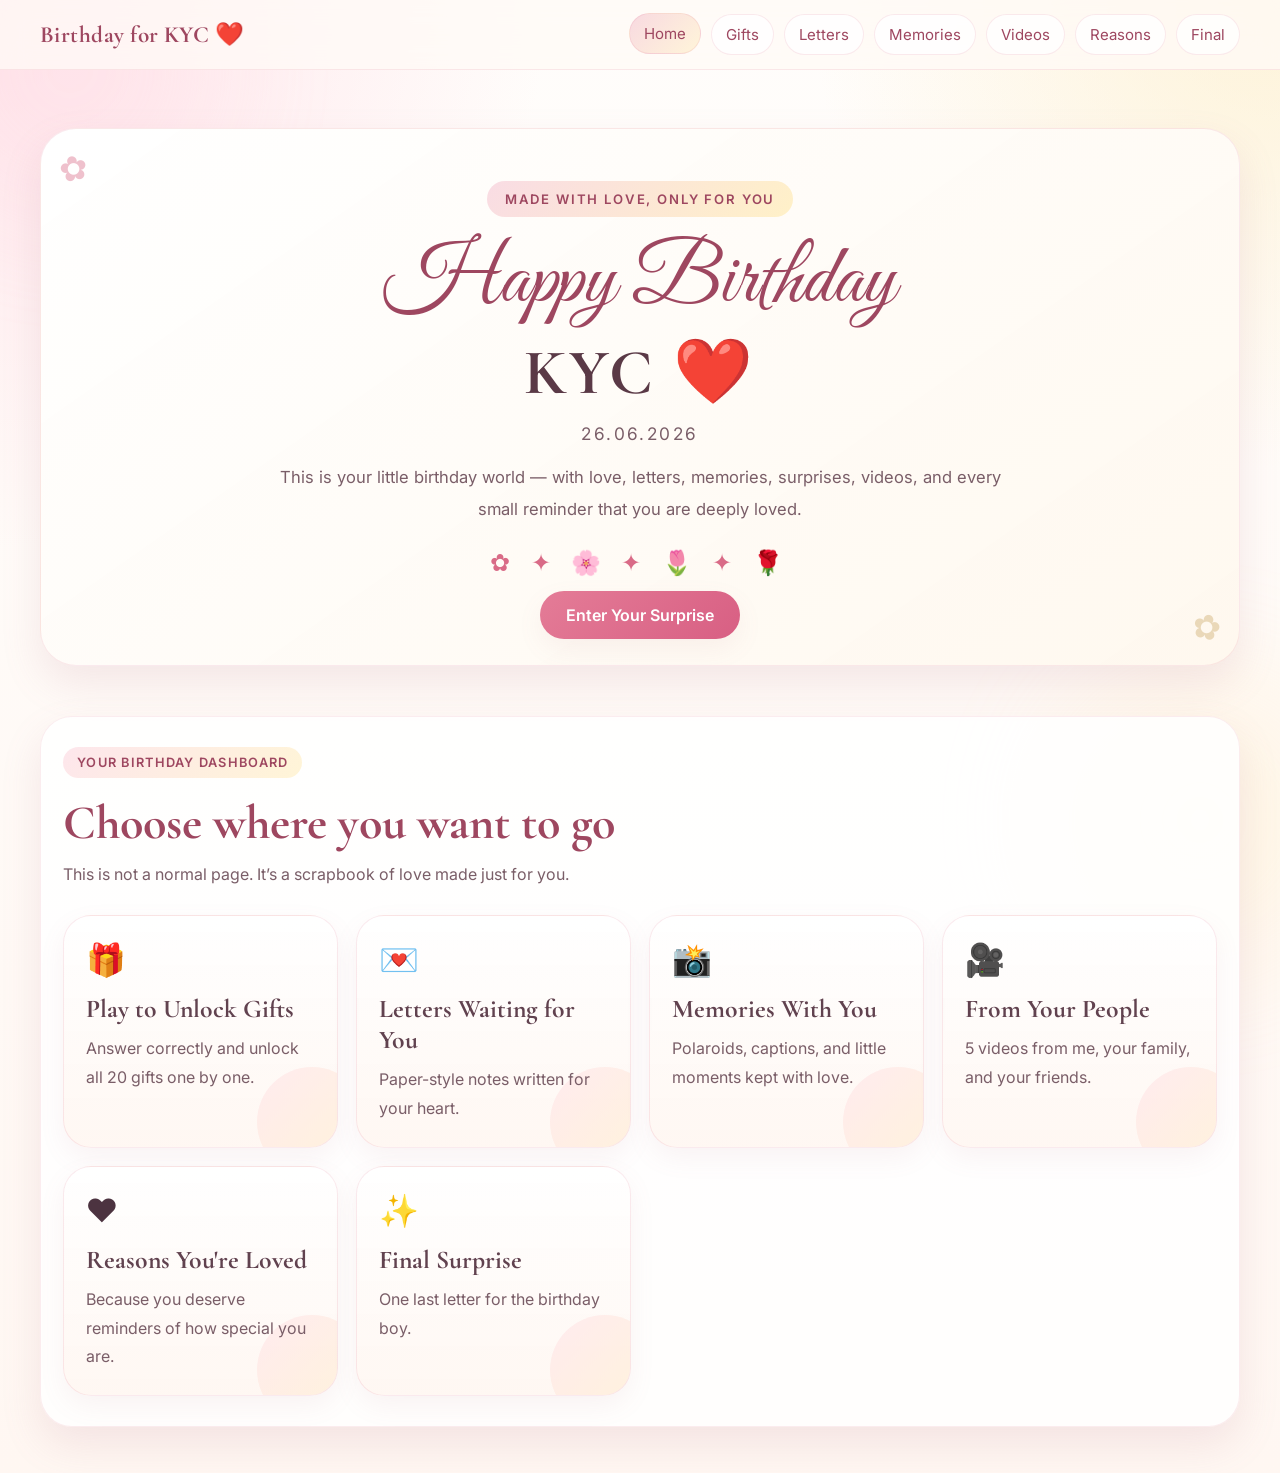
<file: index.html>
<!DOCTYPE html>
<html lang="en">
<head>
  <meta charset="UTF-8" />
  <meta name="viewport" content="width=device-width, initial-scale=1.0" />
  <title>Happy Birthday KYC ❤️</title>
  <link rel="stylesheet" href="style.css" />
</head>
<body>
  <div class="page-shell">
    <div class="topbar">
      <div class="topbar-inner">
        <div class="brand">Birthday for KYC ❤️</div>
        <div class="nav">
          <a class="active" href="index.html">Home</a>
          <a href="gifts.html">Gifts</a>
          <a href="letters.html">Letters</a>
          <a href="memories.html">Memories</a>
          <a href="videos.html">Videos</a>
          <a href="reasons.html">Reasons</a>
          <a href="final.html">Final</a>
        </div>
      </div>
    </div>

    <section class="hero">
      <div class="container">
        <div class="hero-card fade-up">
          <span class="ribbon">made with love, only for you</span>
          <h1 class="script-title">Happy Birthday</h1>
          <div class="hero-name">KYC ❤️</div>
          <div class="hero-date">26.06.2026</div>
          <p class="hero-text">
            This is your little birthday world — with love, letters, memories,
            surprises, videos, and every small reminder that you are deeply loved.
          </p>
          <div class="flower-line floaty">✿ ✦ 🌸 ✦ 🌷 ✦ 🌹</div>
          <div class="enter-row">
            <a class="btn btn-primary" href="#dashboard">Enter Your Surprise</a>
          </div>
        </div>
      </div>
    </section>

    <section class="section" id="dashboard">
      <div class="container">
        <div class="section-card fade-up">
          <span class="section-badge">your birthday dashboard</span>
          <h2 class="section-title">Choose where you want to go</h2>
          <p class="section-subtitle">
            This is not a normal page. It’s a scrapbook of love made just for you.
          </p>

          <div class="dashboard-grid">
            <a class="dashboard-card" href="gifts.html">
              <div class="dashboard-icon">🎁</div>
              <h3>Play to Unlock Gifts</h3>
              <p>Answer correctly and unlock all 20 gifts one by one.</p>
            </a>

            <a class="dashboard-card" href="letters.html">
              <div class="dashboard-icon">💌</div>
              <h3>Letters Waiting for You</h3>
              <p>Paper-style notes written for your heart.</p>
            </a>

            <a class="dashboard-card" href="memories.html">
              <div class="dashboard-icon">📸</div>
              <h3>Memories With You</h3>
              <p>Polaroids, captions, and little moments kept with love.</p>
            </a>

            <a class="dashboard-card" href="videos.html">
              <div class="dashboard-icon">🎥</div>
              <h3>From Your People</h3>
              <p>5 videos from me, your family, and your friends.</p>
            </a>

            <a class="dashboard-card" href="reasons.html">
              <div class="dashboard-icon">❤️</div>
              <h3>Reasons You're Loved</h3>
              <p>Because you deserve reminders of how special you are.</p>
            </a>

            <a class="dashboard-card" href="final.html">
              <div class="dashboard-icon">✨</div>
              <h3>Final Surprise</h3>
              <p>One last letter for the birthday boy.</p>
            </a>
          </div>
        </div>
      </div>
    </section>
  </div>
</body>
</html>
</file>
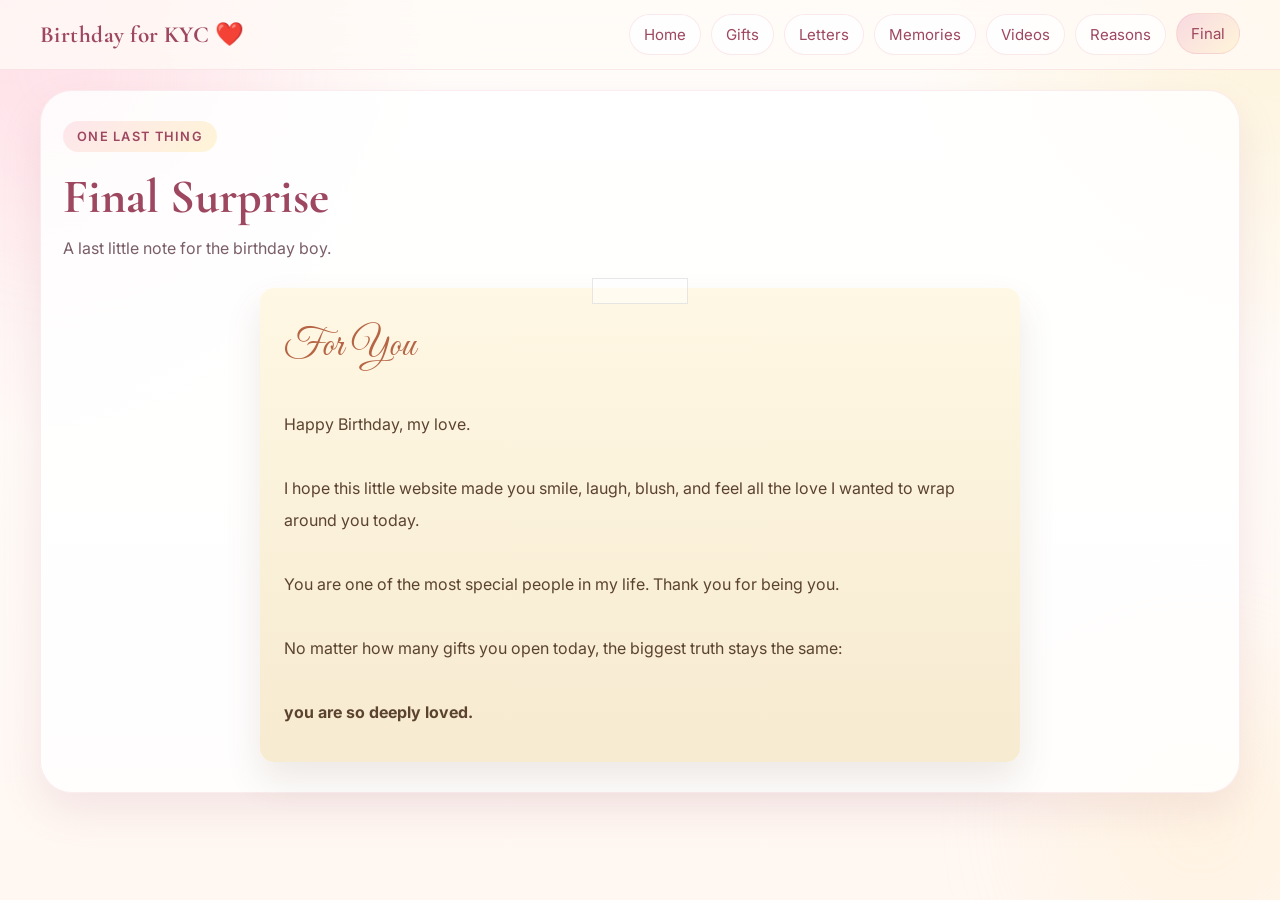
<file: final.html>
<!DOCTYPE html>
<html lang="en">
<head>
  <meta charset="UTF-8" />
  <meta name="viewport" content="width=device-width, initial-scale=1.0" />
  <title>Final Surprise ✨</title>
  <link rel="stylesheet" href="style.css" />
</head>
<body>
  <div class="page-shell">
    <div class="topbar">
      <div class="topbar-inner">
        <div class="brand">Birthday for KYC ❤️</div>
        <div class="nav">
          <a href="index.html">Home</a>
          <a href="gifts.html">Gifts</a>
          <a href="letters.html">Letters</a>
          <a href="memories.html">Memories</a>
          <a href="videos.html">Videos</a>
          <a href="reasons.html">Reasons</a>
          <a class="active" href="final.html">Final</a>
        </div>
      </div>
    </div>

    <section class="section">
      <div class="container">
        <div class="section-card fade-up">
          <span class="section-badge">one last thing</span>
          <h2 class="section-title">Final Surprise</h2>
          <p class="section-subtitle">
            A last little note for the birthday boy.
          </p>

          <div class="final-letter">
            <h3>For You</h3>
            <p>
              Happy Birthday, my love.
              <br><br>
              I hope this little website made you smile, laugh, blush, and feel
              all the love I wanted to wrap around you today.
              <br><br>
              You are one of the most special people in my life.
              Thank you for being you.
              <br><br>
              No matter how many gifts you open today, the biggest truth stays the same:
              <br><br>
              <b>you are so deeply loved.</b>
            </p>
          </div>
        </div>
      </div>
    </section>
  </div>
</body>
</html>
</file>
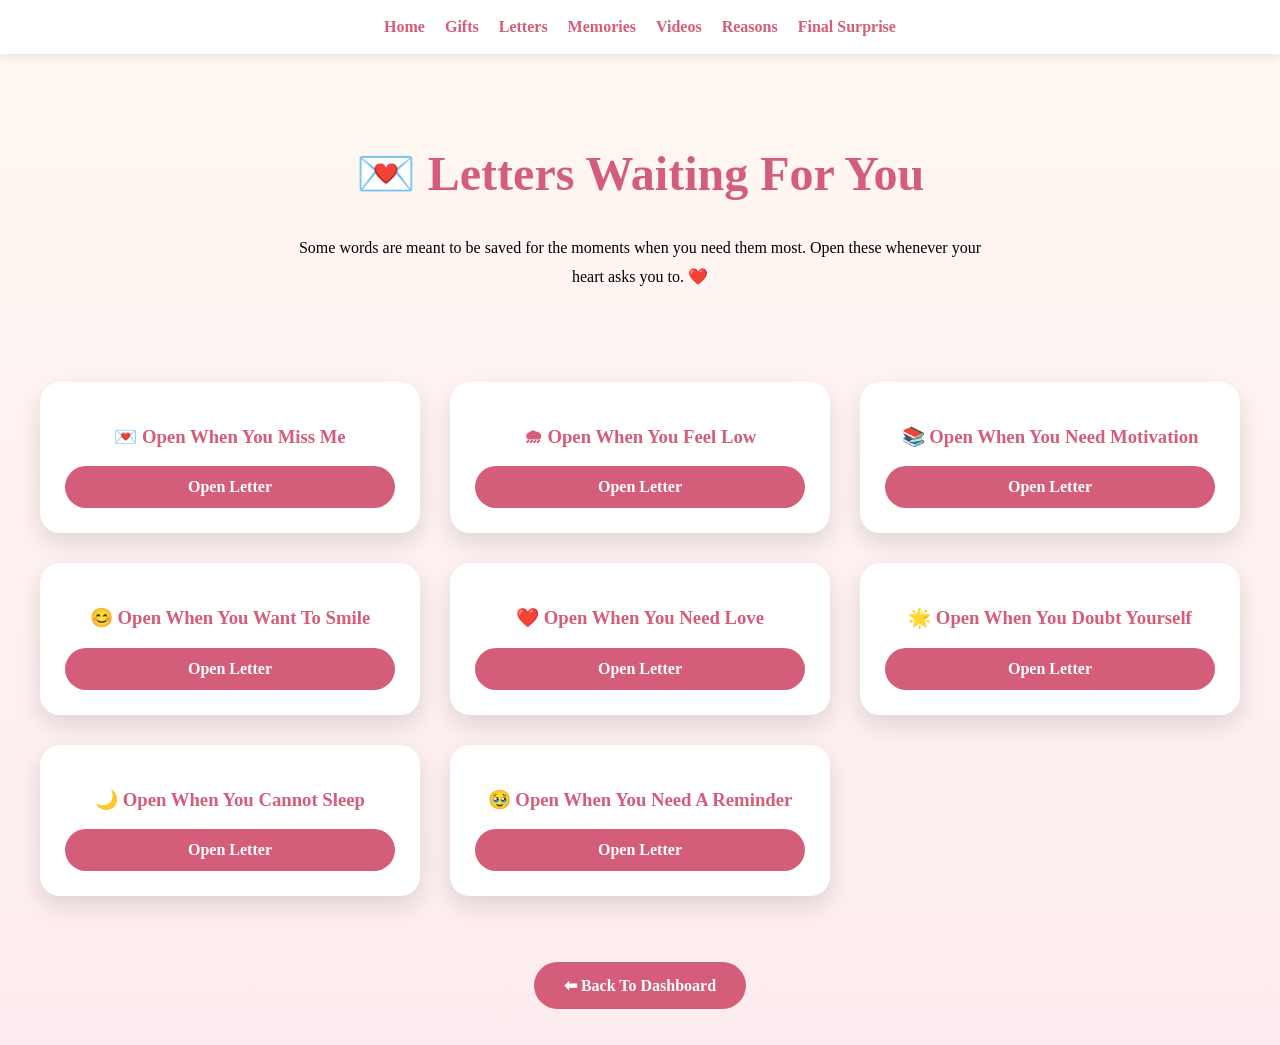
<file: letters.html>
<!DOCTYPE html>

<html lang="en">
<head>
<meta charset="UTF-8">
<meta name="viewport" content="width=device-width, initial-scale=1.0">
<title>Letters For KYC ❤️</title>

<style>

body{
margin:0;
font-family:Georgia, serif;
background:linear-gradient(to bottom,#fff8f2,#fdecef);
}

.navbar{
background:white;
padding:18px;
display:flex;
justify-content:center;
gap:20px;
flex-wrap:wrap;
box-shadow:0 2px 10px rgba(0,0,0,0.1);
}

.navbar a{
text-decoration:none;
color:#d45d79;
font-weight:bold;
}

.hero{
text-align:center;
padding:60px 20px;
}

.hero h1{
font-size:3rem;
color:#d45d79;
}

.hero p{
max-width:700px;
margin:auto;
line-height:1.8;
}

.letters{
max-width:1200px;
margin:auto;
padding:30px;
display:grid;
grid-template-columns:repeat(auto-fit,minmax(280px,1fr));
gap:30px;
}

.envelope{
background:white;
padding:25px;
border-radius:20px;
box-shadow:0 10px 25px rgba(0,0,0,0.12);
}

.envelope h3{
text-align:center;
color:#d45d79;
}

details{
margin-top:15px;
}

summary{
cursor:pointer;
list-style:none;
text-align:center;
padding:12px;
border-radius:30px;
background:#d45d79;
color:white;
font-weight:bold;
}

summary::-webkit-details-marker{
display:none;
}

.letter{
margin-top:15px;
background:#fff8ec;
padding:20px;
border-radius:15px;
line-height:1.9;
color:#5b4633;
box-shadow:inset 0 0 15px rgba(0,0,0,0.05);
}

.footer{
text-align:center;
padding:50px;
}

.footer a{
background:#d45d79;
color:white;
padding:15px 30px;
border-radius:30px;
text-decoration:none;
font-weight:bold;
}

</style>

</head>

<body>

<div class="navbar">
<a href="index.html">Home</a>
<a href="gifts.html">Gifts</a>
<a href="letters.html">Letters</a>
<a href="memories.html">Memories</a>
<a href="videos.html">Videos</a>
<a href="reasons.html">Reasons</a>
<a href="final.html">Final Surprise</a>
</div>

<div class="hero">
<h1>💌 Letters Waiting For You</h1>

<p>
Some words are meant to be saved for the moments when you need them most.
Open these whenever your heart asks you to.
❤️
</p>
</div>

<div class="letters">

<div class="envelope">
<h3>💌 Open When You Miss Me</h3>
<details>
<summary>Open Letter</summary>
<div class="letter">
Hi love,<br><br>

If you're reading this, I'm guessing you're missing me a little.
So here's a reminder that no matter where we are, no matter how busy life gets,
you will always have a place in my heart.<br><br>

Whenever you miss me, remember our conversations, our laughter, and all the little moments that became special simply because they were with you.<br><br>

And if you still miss me after reading this... call me. ❤️<br><br>

— Shreya

</div>
</details>
</div>

<div class="envelope">
<h3>🌧 Open When You Feel Low</h3>
<details>
<summary>Open Letter</summary>
<div class="letter">
I know there will be days when everything feels too heavy.<br><br>

But please remember something.<br><br>

I see how hard you work.
I see the effort you put in even when nobody is watching.
I see the strength it takes to keep going.<br><br>

You are kind.
You are intelligent.
You are capable.
And you are stronger than you think.<br><br>

Tomorrow is another chance.
And I will always believe in you.
❤️

</div>
</details>
</div>

<div class="envelope">
<h3>📚 Open When You Need Motivation</h3>
<details>
<summary>Open Letter</summary>
<div class="letter">
My UPSC warrior,<br><br>

One day all those long study hours,
late nights and sacrifices will make sense.<br><br>

Don't quit because it feels difficult.
The future version of you is already proud that you kept going.<br><br>

And so am I.
❤️

</div>
</details>
</div>

<div class="envelope">
<h3>😊 Open When You Want To Smile</h3>
<details>
<summary>Open Letter</summary>
<div class="letter">
Quick reminder:<br><br>

You're actually very funny.
And yes, sometimes extremely annoying too. 😂<br><br>

Think about all our random conversations,
all our silly moments,
and all the times we laughed at things that made absolutely no sense.<br><br>

Somewhere, I'm probably smiling because of you too.
❤️

</div>
</details>
</div>

<div class="envelope">
<h3>❤️ Open When You Need Love</h3>
<details>
<summary>Open Letter</summary>
<div class="letter">
You do not need to earn love.<br><br>

You are loved on your happy days,
your quiet days,
your tired days,
and your difficult days.<br><br>

You are loved for your kindness,
your loyalty,
your soft heart,
and your gentleman behaviour.<br><br>

Never forget that.
❤️

</div>
</details>
</div>

<div class="envelope">
<h3>🌟 Open When You Doubt Yourself</h3>
<details>
<summary>Open Letter</summary>
<div class="letter">
If you're doubting yourself right now,
borrow my belief in you.<br><br>

I've seen your dedication.
I've seen your patience.
I've seen your determination.<br><br>

You are doing better than you think.
Keep going.
❤️

</div>
</details>
</div>

<div class="envelope">
<h3>🌙 Open When You Cannot Sleep</h3>
<details>
<summary>Open Letter</summary>
<div class="letter">
Hey sleepyhead,<br><br>

Take a deep breath.<br><br>

Imagine we're sitting together,
talking about random things,
laughing about absolutely nothing.<br><br>

Everything is okay.
The world can wait until tomorrow.<br><br>

Goodnight KYC.
Sweet dreams.
❤️

</div>
</details>
</div>

<div class="envelope">
<h3>🥹 Open When You Need A Reminder</h3>
<details>
<summary>Open Letter</summary>
<div class="letter">
Just in case nobody reminded you today...<br><br>

You are one of the best people I know.<br><br>

You are soft.
You are kind.
You are funny.
You are loyal.<br><br>

And on 9 November,
when you confessed,
you unknowingly gave me one of the most special memories of my life.<br><br>

You matter.
You are loved.
And you make people's lives better simply by being in them.<br><br>

Including mine.<br><br>

Always. ❤️

</div>
</details>
</div>

</div>

<div class="footer">
<a href="index.html">⬅ Back To Dashboard</a>
</div>

</body>
</html>
</file>
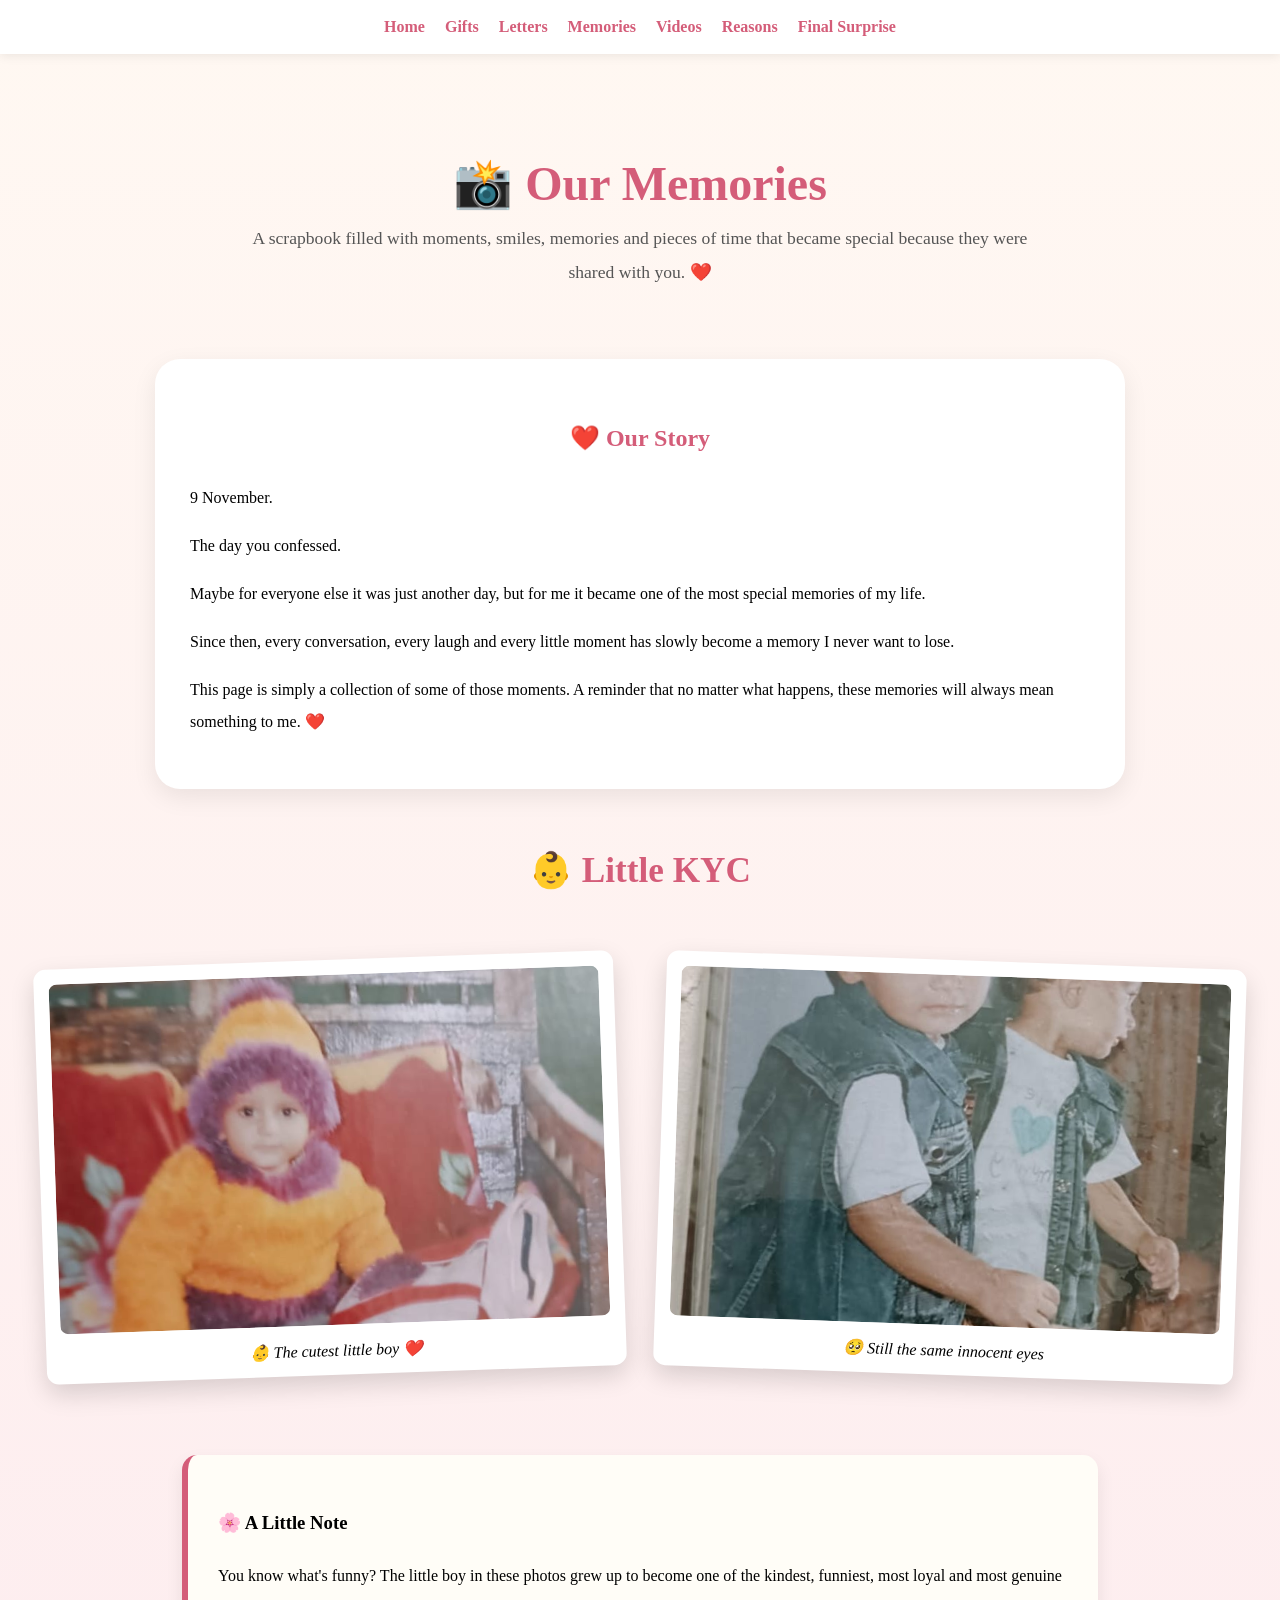
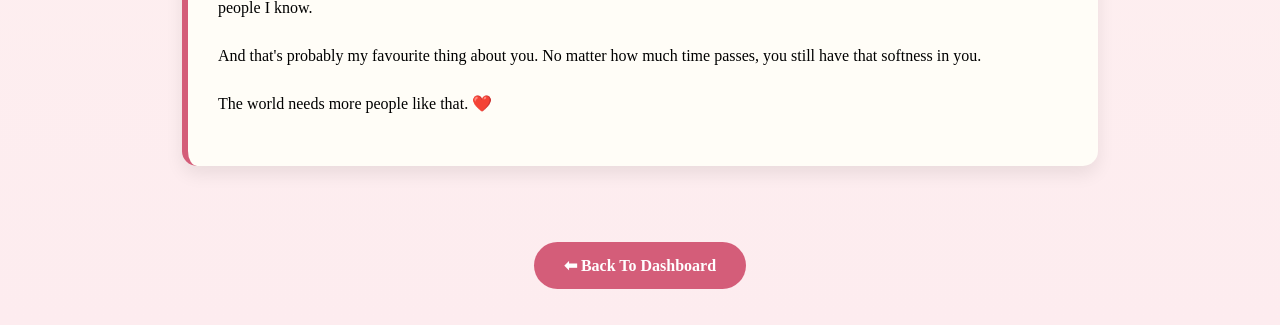
<file: memories.html>
<!DOCTYPE html>

<html lang="en">
<head>
<meta charset="UTF-8">
<meta name="viewport" content="width=device-width, initial-scale=1.0">
<title>Our Memories ❤️</title>

<style>

body{
margin:0;
font-family:Georgia, serif;
background:linear-gradient(to bottom,#fff8f2,#fdecef);
overflow-x:hidden;
}

.navbar{
background:white;
padding:18px;
display:flex;
justify-content:center;
gap:20px;
flex-wrap:wrap;
box-shadow:0 2px 10px rgba(0,0,0,0.08);
position:sticky;
top:0;
z-index:100;
}

.navbar a{
text-decoration:none;
color:#d45d79;
font-weight:bold;
}

.hero{
text-align:center;
padding:70px 20px 40px;
}

.hero h1{
font-size:3rem;
color:#d45d79;
margin-bottom:10px;
}

.hero p{
max-width:800px;
margin:auto;
font-size:1.1rem;
line-height:1.9;
color:#555;
}

.story{
max-width:900px;
margin:30px auto;
background:white;
padding:35px;
border-radius:25px;
box-shadow:0 8px 25px rgba(0,0,0,0.08);
line-height:2;
}

.story h2{
text-align:center;
color:#d45d79;
}

.section-title{
text-align:center;
font-size:2.2rem;
margin-top:60px;
color:#d45d79;
}

.scrapbook{
max-width:1200px;
margin:auto;
padding:40px;
display:grid;
grid-template-columns:repeat(auto-fit,minmax(280px,1fr));
gap:40px;
}

.polaroid{
background:white;
padding:15px;
border-radius:12px;
box-shadow:0 10px 25px rgba(0,0,0,0.15);
transition:0.3s;
transform:rotate(-2deg);
}

.polaroid:nth-child(even){
transform:rotate(2deg);
}

.polaroid:hover{
transform:scale(1.05);
}

.polaroid img{
width:100%;
height:350px;
object-fit:cover;
border-radius:8px;
}

.caption{
text-align:center;
padding-top:12px;
font-style:italic;
font-size:1rem;
}

.memory-note{
max-width:850px;
margin:40px auto;
background:#fffdf7;
padding:30px;
border-left:6px solid #d45d79;
border-radius:15px;
line-height:2;
box-shadow:0 8px 18px rgba(0,0,0,0.08);
}

.footer{
text-align:center;
padding:50px;
}

.footer a{
background:#d45d79;
color:white;
padding:15px 30px;
border-radius:30px;
text-decoration:none;
font-weight:bold;
}

</style>

</head>

<body>

<div class="navbar">
<a href="index.html">Home</a>
<a href="gifts.html">Gifts</a>
<a href="letters.html">Letters</a>
<a href="memories.html">Memories</a>
<a href="videos.html">Videos</a>
<a href="reasons.html">Reasons</a>
<a href="final.html">Final Surprise</a>
</div>

<div class="hero">

<h1>📸 Our Memories</h1>

<p>
A scrapbook filled with moments, smiles, memories and pieces of time
that became special because they were shared with you.
❤️
</p>

</div>

<div class="story">

<h2>❤️ Our Story</h2>

<p>
9 November.
</p>

<p>
The day you confessed.
</p>

<p>
Maybe for everyone else it was just another day,
but for me it became one of the most special memories of my life.
</p>

<p>
Since then, every conversation, every laugh and every little moment
has slowly become a memory I never want to lose.
</p>

<p>
This page is simply a collection of some of those moments.
A reminder that no matter what happens,
these memories will always mean something to me.
❤️
</p>

</div>

<h2 class="section-title">👶 Little KYC</h2>

<div class="scrapbook">

<div class="polaroid">
<img src="./photosbaby1.jpeg" alt="Baby KYC">
<div class="caption">
👶 The cutest little boy ❤️
</div>
</div>

<div class="polaroid">
<img src="./photosbaby2.jpeg" alt="Baby KYC">
<div class="caption">
🥺 Still the same innocent eyes
</div>
</div>

</div>

<div class="memory-note">

<h3>🌸 A Little Note</h3>

<p>
You know what's funny?
The little boy in these photos grew up to become one of the kindest,
funniest, most loyal and most genuine people I know.
</p>

<p>
And that's probably my favourite thing about you.
No matter how much time passes,
you still have that softness in you.
</p>

<p>
The world needs more people like that.
❤️
</p>

</div>

<div class="footer">
<a href="index.html">⬅ Back To Dashboard</a>
</div>

</body>
</html>
</file>
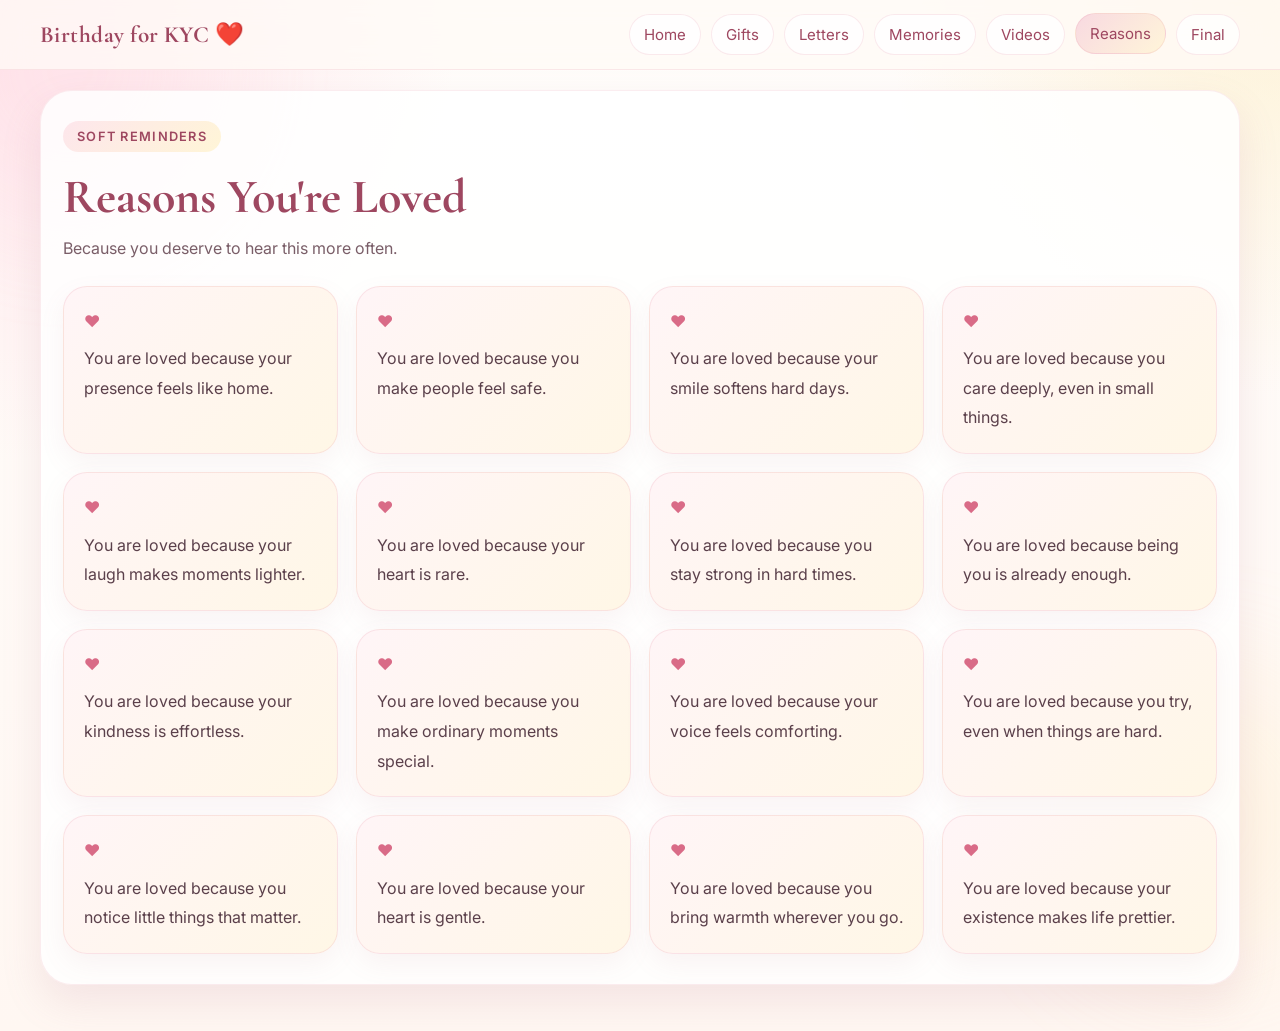
<file: reasons.html>
<!DOCTYPE html>
<html lang="en">
<head>
  <meta charset="UTF-8" />
  <meta name="viewport" content="width=device-width, initial-scale=1.0" />
  <title>Reasons ❤️</title>
  <link rel="stylesheet" href="style.css" />
</head>
<body>
  <div class="page-shell">
    <div class="topbar">
      <div class="topbar-inner">
        <div class="brand">Birthday for KYC ❤️</div>
        <div class="nav">
          <a href="index.html">Home</a>
          <a href="gifts.html">Gifts</a>
          <a href="letters.html">Letters</a>
          <a href="memories.html">Memories</a>
          <a href="videos.html">Videos</a>
          <a class="active" href="reasons.html">Reasons</a>
          <a href="final.html">Final</a>
        </div>
      </div>
    </div>

    <section class="section">
      <div class="container">
        <div class="section-card fade-up">
          <span class="section-badge">soft reminders</span>
          <h2 class="section-title">Reasons You're Loved</h2>
          <p class="section-subtitle">
            Because you deserve to hear this more often.
          </p>

          <div class="reason-grid">
            <div class="reason-card">You are loved because your presence feels like home.</div>
            <div class="reason-card">You are loved because you make people feel safe.</div>
            <div class="reason-card">You are loved because your smile softens hard days.</div>
            <div class="reason-card">You are loved because you care deeply, even in small things.</div>
            <div class="reason-card">You are loved because your laugh makes moments lighter.</div>
            <div class="reason-card">You are loved because your heart is rare.</div>
            <div class="reason-card">You are loved because you stay strong in hard times.</div>
            <div class="reason-card">You are loved because being you is already enough.</div>
            <div class="reason-card">You are loved because your kindness is effortless.</div>
            <div class="reason-card">You are loved because you make ordinary moments special.</div>
            <div class="reason-card">You are loved because your voice feels comforting.</div>
            <div class="reason-card">You are loved because you try, even when things are hard.</div>
            <div class="reason-card">You are loved because you notice little things that matter.</div>
            <div class="reason-card">You are loved because your heart is gentle.</div>
            <div class="reason-card">You are loved because you bring warmth wherever you go.</div>
            <div class="reason-card">You are loved because your existence makes life prettier.</div>
          </div>
        </div>
      </div>
    </section>
  </div>
</body>
</html>
</file>
<file: style.css>
@import url('https://fonts.googleapis.com/css2?family=Cormorant+Garamond:wght@500;600;700&family=Great+Vibes&family=Inter:wght@400;500;600&display=swap');

:root {
  --bg: #fffaf6;
  --bg-soft: #fff3f0;
  --paper: #fff8ec;
  --paper-2: #f7ead0;
  --rose: #d96b87;
  --rose-dark: #9e4760;
  --pink: #f7d8df;
  --gold: #c9a45f;
  --gold-soft: #ead8a9;
  --text: #4c3340;
  --muted: #7a5e68;
  --white: #ffffff;
  --shadow: 0 18px 40px rgba(176, 110, 132, 0.14);
  --shadow-soft: 0 10px 26px rgba(176, 110, 132, 0.08);
  --radius-xl: 32px;
  --radius-lg: 24px;
  --radius-md: 18px;
}

* {
  box-sizing: border-box;
}

html {
  scroll-behavior: smooth;
}

body {
  margin: 0;
  color: var(--text);
  font-family: 'Inter', sans-serif;
  background:
    radial-gradient(circle at top left, rgba(255, 213, 224, 0.65), transparent 28%),
    radial-gradient(circle at top right, rgba(252, 233, 183, 0.5), transparent 24%),
    linear-gradient(180deg, #fffdfb 0%, #fff7f2 100%);
  min-height: 100vh;
  overflow-x: hidden;
}

body::before,
body::after {
  content: "";
  position: fixed;
  inset: auto;
  width: 300px;
  height: 300px;
  border-radius: 50%;
  filter: blur(60px);
  opacity: 0.22;
  pointer-events: none;
  z-index: 0;
}

body::before {
  top: -80px;
  left: -80px;
  background: #ffd6e2;
}

body::after {
  right: -70px;
  bottom: -70px;
  background: #ffeab3;
}

a {
  color: inherit;
  text-decoration: none;
}

.page-shell {
  position: relative;
  z-index: 1;
}

.topbar {
  position: sticky;
  top: 0;
  z-index: 30;
  backdrop-filter: blur(14px);
  background: rgba(255, 250, 246, 0.78);
  border-bottom: 1px solid rgba(217, 107, 135, 0.14);
}

.topbar-inner {
  width: min(1200px, calc(100% - 28px));
  margin: 0 auto;
  padding: 14px 0;
  display: flex;
  gap: 14px;
  align-items: center;
  justify-content: space-between;
}

.brand {
  font-family: 'Cormorant Garamond', serif;
  font-size: 1.45rem;
  font-weight: 700;
  color: var(--rose-dark);
  letter-spacing: 0.02em;
}

.nav {
  display: flex;
  flex-wrap: wrap;
  gap: 10px;
  justify-content: flex-end;
}

.nav a {
  padding: 10px 14px;
  border-radius: 999px;
  background: rgba(255,255,255,0.72);
  border: 1px solid rgba(217, 107, 135, 0.14);
  color: var(--rose-dark);
  font-size: 0.94rem;
  transition: 0.2s ease;
}

.nav a:hover,
.nav a.active {
  background: linear-gradient(135deg, #f8d9e1, #fff5d9);
  transform: translateY(-1px);
}

.container {
  width: min(1200px, calc(100% - 28px));
  margin: 0 auto;
}

.hero {
  padding: 58px 0 30px;
}

.hero-card {
  position: relative;
  overflow: hidden;
  border-radius: 36px;
  background:
    linear-gradient(145deg, rgba(255,255,255,0.92), rgba(255,248,238,0.95)),
    var(--white);
  box-shadow: var(--shadow);
  border: 1px solid rgba(217, 107, 135, 0.14);
  padding: 52px 28px 40px;
  text-align: center;
}

.hero-card::before {
  content: "✿";
  position: absolute;
  top: 18px;
  left: 18px;
  font-size: 34px;
  color: rgba(217, 107, 135, 0.42);
  transform: rotate(-12deg);
}

.hero-card::after {
  content: "✿";
  position: absolute;
  bottom: 18px;
  right: 18px;
  font-size: 34px;
  color: rgba(201, 164, 95, 0.38);
  transform: rotate(14deg);
}

.ribbon {
  display: inline-block;
  padding: 10px 18px;
  border-radius: 999px;
  background: linear-gradient(135deg, #f9dce4, #fff1c8);
  color: var(--rose-dark);
  font-size: 0.82rem;
  font-weight: 600;
  letter-spacing: 0.14em;
  text-transform: uppercase;
}

.script-title {
  margin: 22px 0 8px;
  font-family: 'Great Vibes', cursive;
  font-size: clamp(3rem, 8vw, 5.2rem);
  color: var(--rose-dark);
  line-height: 1.05;
  font-weight: 400;
}

.hero-name {
  margin: 6px 0 0;
  font-family: 'Cormorant Garamond', serif;
  font-size: clamp(2.2rem, 6vw, 4rem);
  font-weight: 700;
  letter-spacing: 0.04em;
  color: #5a3946;
}

.hero-date {
  margin-top: 12px;
  font-size: 1.08rem;
  color: var(--muted);
  letter-spacing: 0.14em;
}

.hero-text {
  max-width: 760px;
  margin: 18px auto 0;
  line-height: 1.9;
  font-size: 1.04rem;
  color: var(--muted);
}

.flower-line {
  margin-top: 22px;
  color: var(--rose);
  font-size: 1.5rem;
  letter-spacing: 0.45rem;
}

.enter-row {
  margin-top: 28px;
}

.btn {
  border: none;
  border-radius: 999px;
  padding: 14px 26px;
  font-size: 1rem;
  font-weight: 600;
  cursor: pointer;
  transition: 0.22s ease;
  box-shadow: var(--shadow-soft);
}

.btn-primary {
  color: var(--white);
  background: linear-gradient(135deg, #e47c97, #d85f83);
}

.btn-primary:hover {
  transform: translateY(-2px);
}

.btn-secondary {
  color: var(--rose-dark);
  background: linear-gradient(135deg, #fff0c8, #f9dce4);
}

.btn-secondary:hover {
  transform: translateY(-2px);
}

.section {
  padding: 20px 0 46px;
}

.section-card {
  background: rgba(255,255,255,0.84);
  border-radius: var(--radius-xl);
  box-shadow: var(--shadow);
  border: 1px solid rgba(217, 107, 135, 0.12);
  padding: 30px 22px;
}

.section-badge {
  display: inline-block;
  padding: 8px 14px;
  border-radius: 999px;
  background: linear-gradient(135deg, #fde6ec, #fff5d7);
  color: var(--rose-dark);
  font-size: 0.8rem;
  font-weight: 600;
  letter-spacing: 0.1em;
  text-transform: uppercase;
}

.section-title {
  margin: 16px 0 8px;
  font-family: 'Cormorant Garamond', serif;
  font-size: clamp(2rem, 4vw, 3rem);
  color: var(--rose-dark);
}

.section-subtitle {
  margin: 0;
  color: var(--muted);
  line-height: 1.85;
}

.dashboard-grid {
  margin-top: 26px;
  display: grid;
  grid-template-columns: repeat(auto-fit, minmax(240px, 1fr));
  gap: 18px;
}

.dashboard-card {
  position: relative;
  overflow: hidden;
  background: linear-gradient(180deg, rgba(255,255,255,0.92), rgba(255,247,242,0.95));
  border: 1px solid rgba(217, 107, 135, 0.14);
  border-radius: 28px;
  padding: 24px 22px;
  min-height: 220px;
  box-shadow: var(--shadow-soft);
  transition: 0.22s ease;
}

.dashboard-card:hover {
  transform: translateY(-4px) scale(1.01);
}

.dashboard-card::after {
  content: "";
  position: absolute;
  right: -30px;
  bottom: -30px;
  width: 110px;
  height: 110px;
  border-radius: 50%;
  background: linear-gradient(135deg, rgba(255, 225, 233, 0.6), rgba(255, 241, 198, 0.58));
}

.dashboard-icon {
  position: relative;
  z-index: 1;
  font-size: 2rem;
}

.dashboard-card h3 {
  position: relative;
  z-index: 1;
  margin: 14px 0 10px;
  font-family: 'Cormorant Garamond', serif;
  font-size: 1.6rem;
  color: #61424f;
}

.dashboard-card p {
  position: relative;
  z-index: 1;
  margin: 0;
  color: var(--muted);
  line-height: 1.8;
}

.paper-grid {
  margin-top: 22px;
  display: grid;
  grid-template-columns: repeat(auto-fit, minmax(240px, 1fr));
  gap: 22px;
}

.paper-note {
  position: relative;
  min-height: 240px;
  padding: 28px 18px 18px;
  background:
    linear-gradient(180deg, rgba(255,248,228,0.98), rgba(247,235,208,0.98));
  border-radius: 12px;
  color: #59442d;
  box-shadow: 0 14px 28px rgba(106, 78, 47, 0.12);
  transform: rotate(-1.5deg);
}

.paper-note:nth-child(even) {
  transform: rotate(1.6deg);
}

.paper-note::before {
  content: "";
  position: absolute;
  top: -10px;
  left: 50%;
  transform: translateX(-50%) rotate(-4deg);
  width: 86px;
  height: 24px;
  background: rgba(255,255,255,0.45);
  border: 1px solid rgba(220,220,220,0.68);
}

.paper-note h3 {
  margin: 0 0 12px;
  font-family: 'Great Vibes', cursive;
  font-size: 2rem;
  color: #b56444;
  font-weight: 400;
}

.paper-note p {
  margin: 0;
  line-height: 1.9;
}

.polaroid-grid {
  margin-top: 24px;
  display: grid;
  grid-template-columns: repeat(auto-fit, minmax(185px, 1fr));
  gap: 24px;
}

.polaroid {
  background: white;
  padding: 12px 12px 18px;
  border-radius: 8px;
  box-shadow: 0 16px 26px rgba(91, 67, 78, 0.14);
  text-align: center;
  transition: 0.2s ease;
}

.polaroid:hover {
  transform: translateY(-3px) rotate(0deg) !important;
}

.polaroid-left {
  transform: rotate(-3deg);
}

.polaroid-right {
  transform: rotate(3deg);
}

.polaroid img {
  width: 100%;
  height: 235px;
  object-fit: cover;
  border-radius: 4px;
}

.polaroid span {
  display: block;
  margin-top: 12px;
  font-family: 'Great Vibes', cursive;
  font-size: 1.6rem;
  color: #7b5c68;
}

.video-grid {
  margin-top: 22px;
  display: grid;
  grid-template-columns: repeat(auto-fit, minmax(260px, 1fr));
  gap: 18px;
}

.video-card {
  border-radius: 24px;
  padding: 18px;
  background: linear-gradient(180deg, rgba(255,255,255,0.95), rgba(255,247,241,0.95));
  border: 1px solid rgba(217, 107, 135, 0.12);
  box-shadow: var(--shadow-soft);
}

.video-card h3 {
  margin: 0 0 12px;
  font-family: 'Cormorant Garamond', serif;
  font-size: 1.55rem;
  color: #5d404c;
}

.video-card video {
  width: 100%;
  border-radius: 16px;
  background: #000;
}

.reason-grid {
  margin-top: 22px;
  display: grid;
  grid-template-columns: repeat(auto-fit, minmax(230px, 1fr));
  gap: 18px;
}

.reason-card {
  padding: 20px;
  border-radius: 24px;
  background: linear-gradient(135deg, #fff5f7, #fff7e6);
  border: 1px solid rgba(217, 107, 135, 0.14);
  box-shadow: var(--shadow-soft);
  line-height: 1.85;
  color: #5b404b;
}

.reason-card::before {
  content: "♥";
  display: block;
  margin-bottom: 8px;
  font-size: 1rem;
  color: var(--rose);
}

.quiz-wrap {
  margin-top: 22px;
  display: grid;
  grid-template-columns: 1.15fr 0.85fr;
  gap: 20px;
}

.quiz-box,
.side-box {
  background: linear-gradient(180deg, rgba(255,255,255,0.95), rgba(255,247,241,0.95));
  border: 1px solid rgba(217, 107, 135, 0.12);
  box-shadow: var(--shadow-soft);
  border-radius: 24px;
  padding: 20px;
}

.progress {
  color: var(--rose-dark);
  font-weight: 600;
  margin-bottom: 10px;
}

.question {
  margin: 0;
  font-size: 1.15rem;
  line-height: 1.8;
  color: #503640;
}

.options {
  margin-top: 18px;
  display: grid;
  gap: 12px;
}

.option-btn {
  width: 100%;
  text-align: left;
  border: 1px solid rgba(217, 107, 135, 0.18);
  border-radius: 16px;
  background: white;
  padding: 14px;
  font-size: 1rem;
  color: #5a404a;
  cursor: pointer;
  transition: 0.2s ease;
}

.option-btn:hover {
  transform: translateY(-1px);
}

.option-btn.selected {
  border: 2px solid var(--rose);
  background: linear-gradient(135deg, #ffe8ee, #fff8df);
}

.result {
  min-height: 28px;
  margin-top: 16px;
  font-weight: 600;
}

.gift-box {
  margin-top: 14px;
  padding: 18px;
  border-radius: 20px;
  border: 1px dashed var(--rose);
  background: linear-gradient(135deg, #fff1f5, #fff7e6);
}

.gift-big {
  font-family: 'Cormorant Garamond', serif;
  font-size: 2.8rem;
  font-weight: 700;
  color: var(--rose-dark);
  margin: 6px 0;
}

.celebration-img {
  width: 100%;
  border-radius: 18px;
  height: 280px;
  object-fit: cover;
  background: #fff4ee;
}

.side-box h3 {
  margin: 0 0 12px;
  font-family: 'Cormorant Garamond', serif;
  font-size: 1.7rem;
  color: #5a404b;
}

.side-box p {
  color: var(--muted);
  line-height: 1.8;
}

.final-letter {
  max-width: 760px;
  margin: 24px auto 0;
  padding: 34px 24px;
  border-radius: 14px;
  background: linear-gradient(180deg, rgba(255,248,228,0.99), rgba(247,235,208,0.99));
  color: #5b4330;
  box-shadow: 0 18px 36px rgba(106, 78, 47, 0.12);
  position: relative;
}

.final-letter::before {
  content: "";
  position: absolute;
  top: -10px;
  left: 50%;
  transform: translateX(-50%);
  width: 94px;
  height: 24px;
  background: rgba(255,255,255,0.5);
  border: 1px solid rgba(220,220,220,0.68);
}

.final-letter h3 {
  margin-top: 0;
  font-family: 'Great Vibes', cursive;
  font-size: 2.4rem;
  color: #b56444;
  font-weight: 400;
}

.final-letter p {
  margin: 0;
  line-height: 2;
}

.fade-up {
  animation: fadeUp 0.7s ease both;
}

.floaty {
  animation: floaty 4.5s ease-in-out infinite;
}

@keyframes fadeUp {
  from {
    opacity: 0;
    transform: translateY(16px);
  }
  to {
    opacity: 1;
    transform: translateY(0);
  }
}

@keyframes floaty {
  0%,100% { transform: translateY(0px); }
  50% { transform: translateY(-7px); }
}

@media (max-width: 900px) {
  .quiz-wrap {
    grid-template-columns: 1fr;
  }
}

@media (max-width: 720px) {
  .topbar-inner {
    align-items: flex-start;
    flex-direction: column;
  }

  .hero-card {
    padding: 42px 18px 34px;
  }
  .hidden {
  display: none !important;
}

  .section-card {
    padding: 24px 16px;
  }
}
</file>
